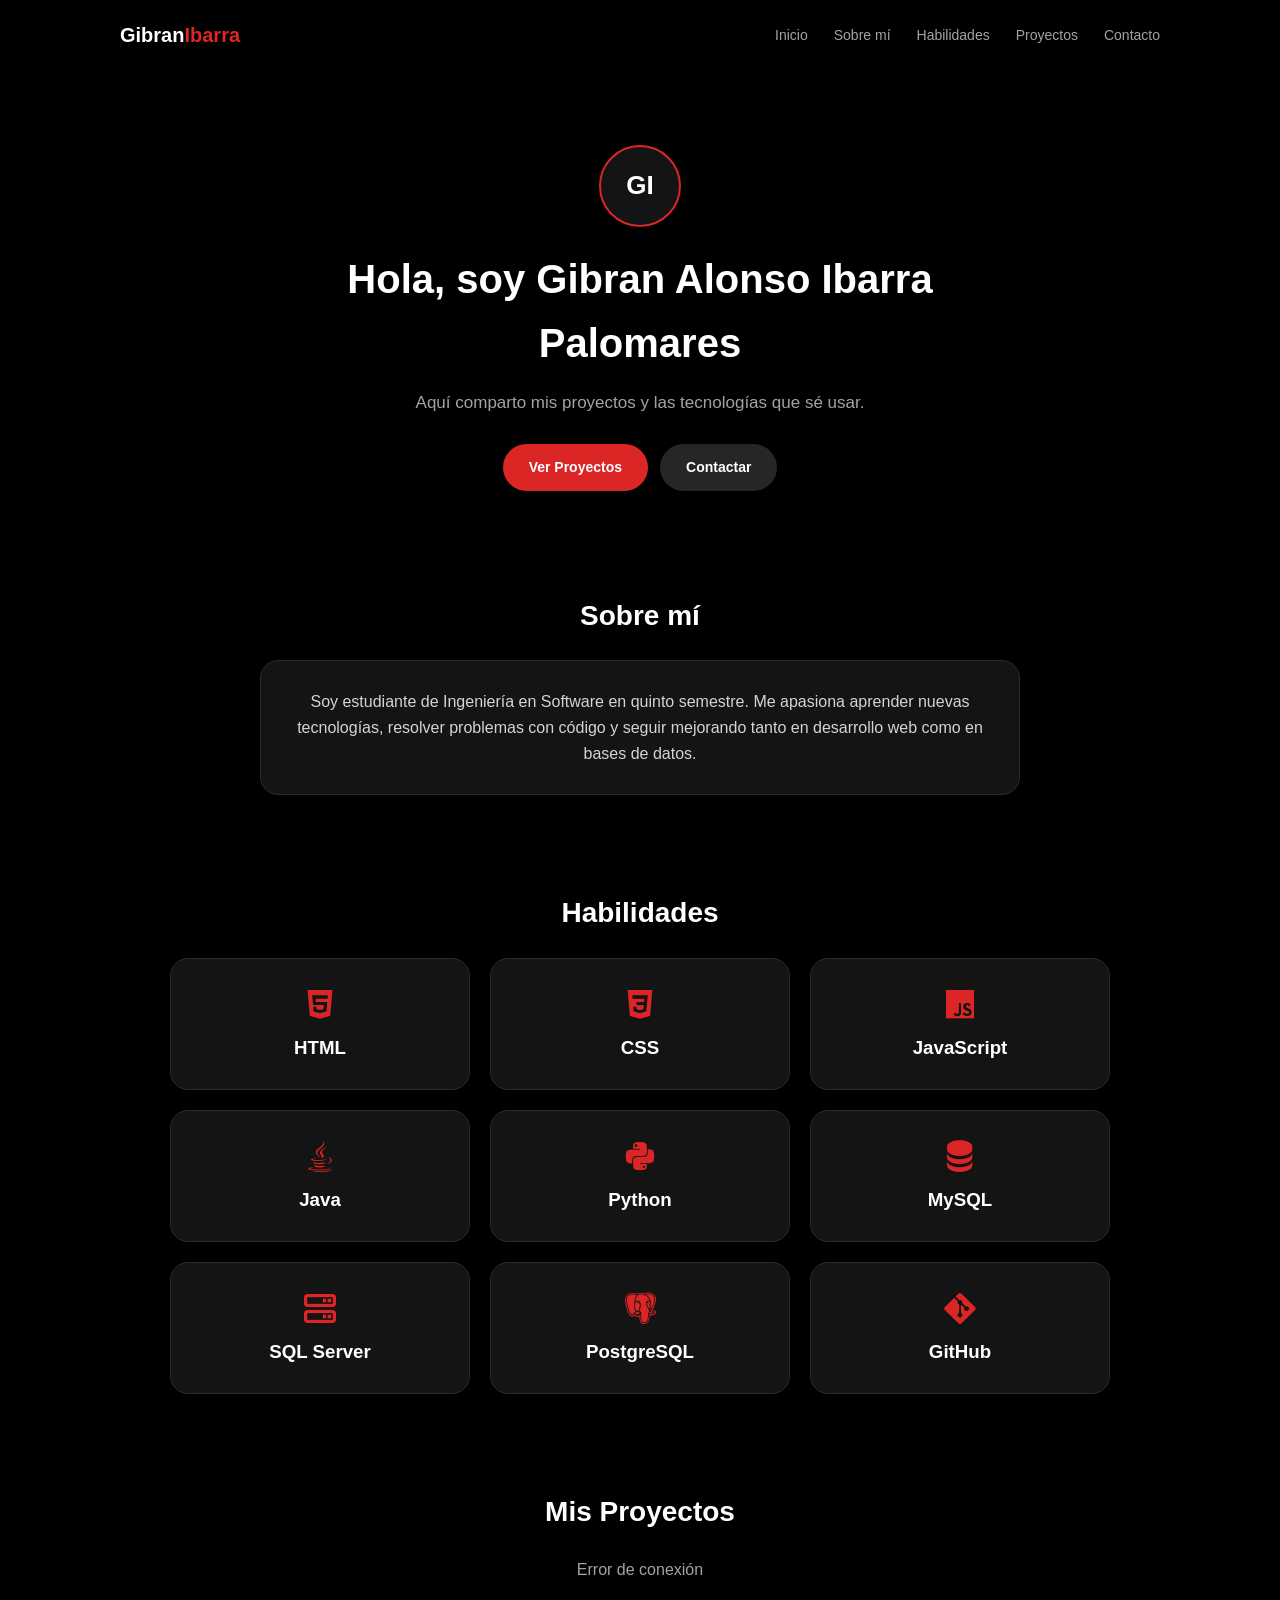
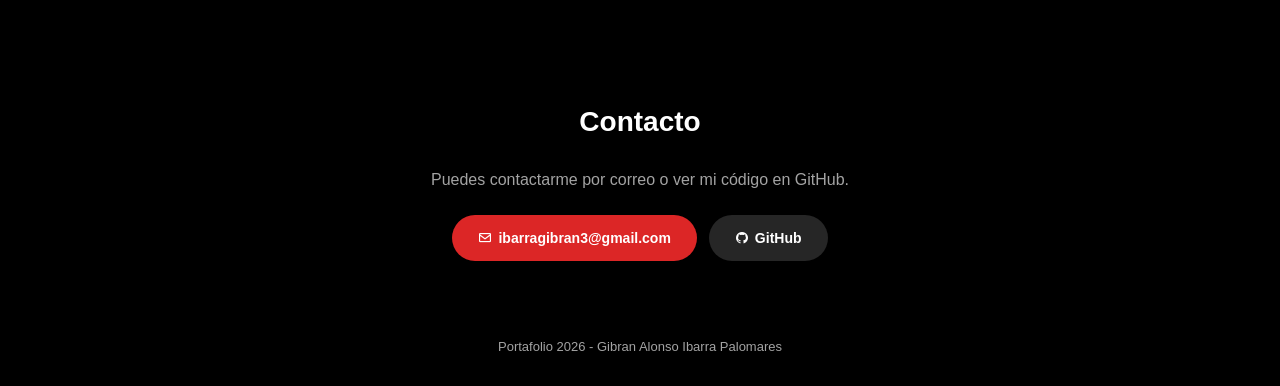
<file: index.html>
<!DOCTYPE html>
<html lang="es">
<head>
  <meta charset="UTF-8">
  <meta http-equiv="refresh" content="0; url=portafolio/index.html">
  <style>
    html, body {
      background-color: #000000;
      margin: 0;
    }
  </style>
  <script>
    window.location.replace("portafolio/index.html");
  </script>
</head>
<body></body>
</html>
</file>
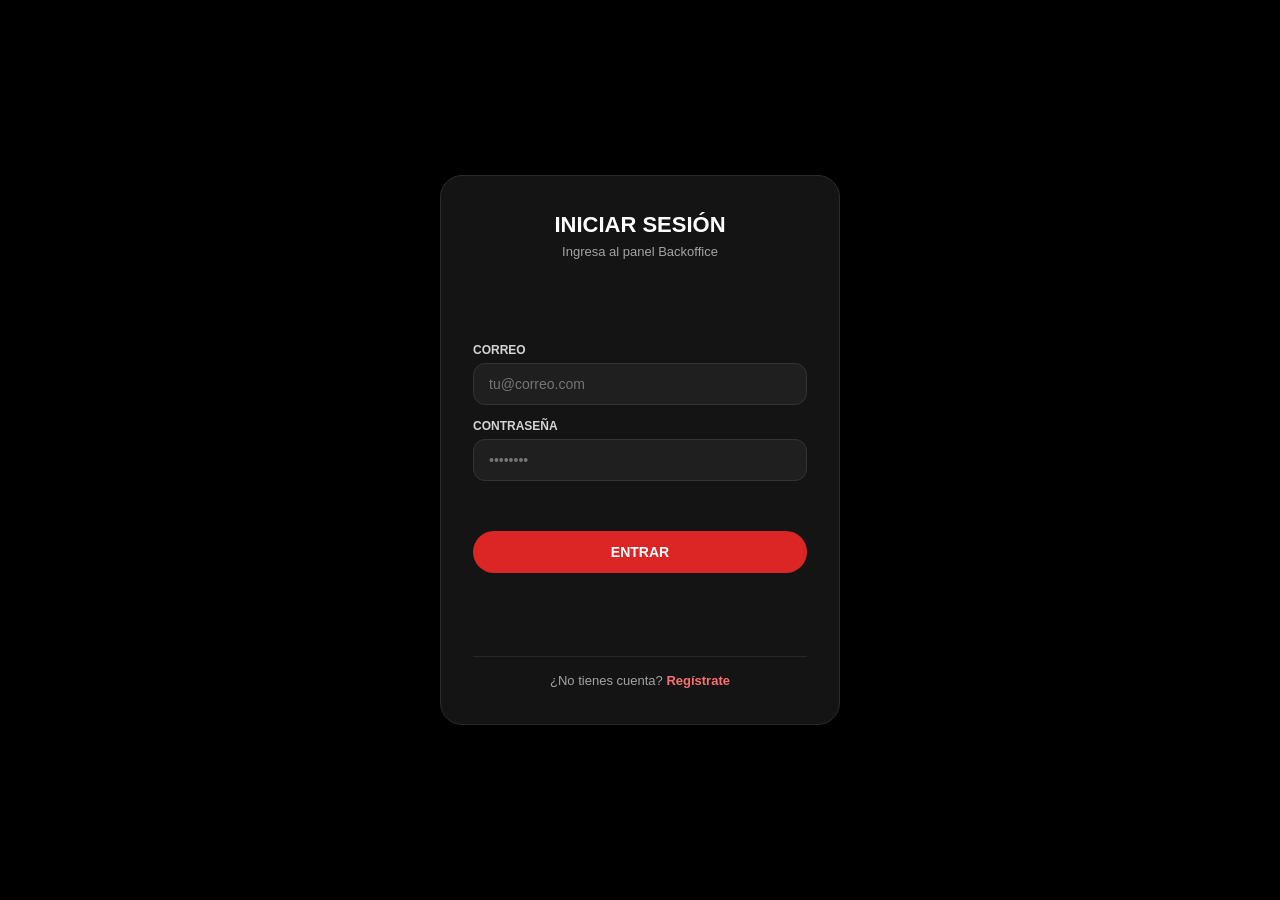
<file: backoffice/index.html>
<!DOCTYPE html>
<html lang="es">

<head>
  <meta charset="UTF-8">
  <meta name="viewport" content="width=device-width, initial-scale=1.0">
  <title>Home | Backoffice</title>
  <link rel="stylesheet" href="css/style.css">
</head>

<body class="fondo">
  <div class="panel">
    <header class="barra">
      <h1 class="titulo">Proyectos</h1>
      <div class="acciones">
        <button id="btnAgregar" class="btn-chico">Agregar Proyecto</button>
        <button id="btnSalir" class="btn-chico btn-gris">Cerrar sesión</button>
      </div>
    </header>

    <main class="contenido">
      <section id="cajaForm" class="caja-form oculto">
        <h2 id="tituloForm" class="sub-titulo-panel">Agregar Proyecto</h2>
        <form id="formProyecto" class="forma">
          <input type="hidden" id="proyectoId">

          <div class="campo">
            <label for="titulo">Título</label>
            <input type="text" id="titulo" placeholder="Nombre del proyecto" required>
          </div>

          <div class="campo">
            <label for="descripcion">Descripción</label>
            <textarea id="descripcion" rows="3" placeholder="Descripción breve" required></textarea>
          </div>

          <div class="campo">
            <label for="tecnologias">Tecnologías</label>
            <input type="text" id="tecnologias" placeholder="HTML, CSS, JS">
          </div>

          <div class="campo">
            <label for="repositorio">Repositorio</label>
            <input type="url" id="repositorio" placeholder="https://github.com/usuario/repo">
          </div>

          <p id="mensaje" class="mensaje"></p>

          <div class="acciones">
            <button type="submit" id="btnGuardar" class="boton">Guardar</button>
            <button type="button" id="btnCancelar" class="boton btn-gris">Cancelar</button>
          </div>
        </form>
      </section>

      <section id="listaProyectos" class="tarjetas"></section>
    </main>
  </div>

  <script src="js/home.js"></script>
</body>

</html>
</file>
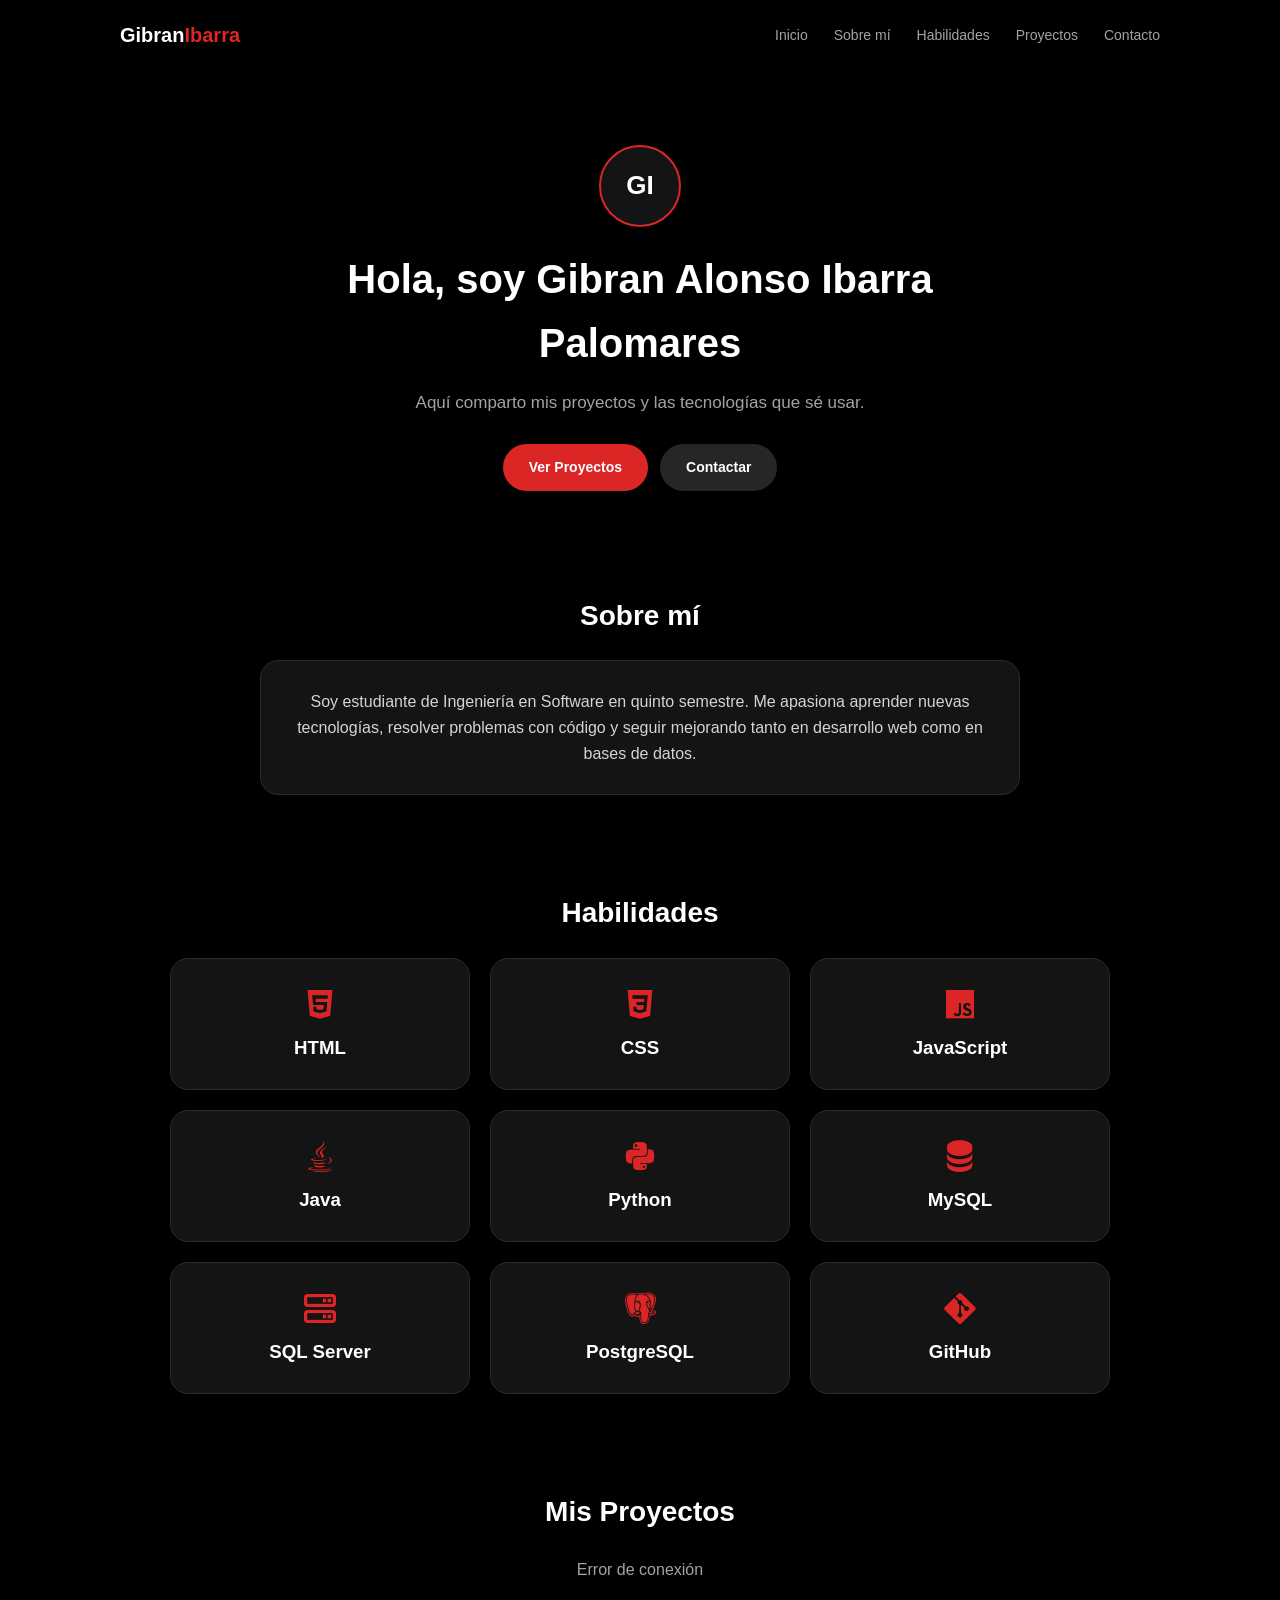
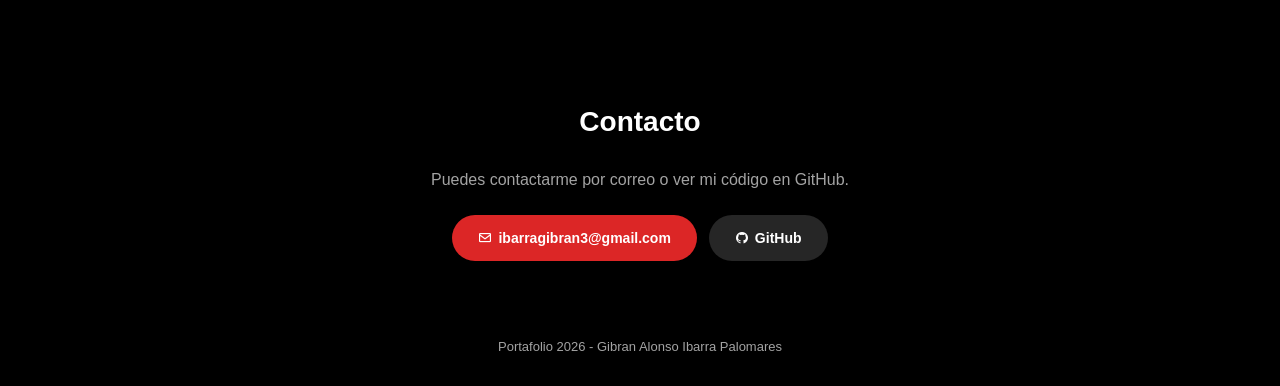
<file: portafolio/index.html>
<!DOCTYPE html>
<html lang="es">

<head>
  <meta charset="UTF-8">
  <meta name="viewport" content="width=device-width, initial-scale=1.0">
  <title>Portafolio | Gibran Alonso Ibarra Palomares</title>
  <link rel="icon" href="data:,">
  <link rel="stylesheet" href="https://unpkg.com/boxicons@2.1.4/css/boxicons.min.css">
  <link rel="stylesheet" href="https://unpkg.com/aos@2.3.4/dist/aos.css">
  <link rel="stylesheet" href="css/style.css?v=4">
</head>

<body>
  <header class="barra">
    <div class="contenedor fila">
      <a href="#inicio" class="logo">Gibran<span>Ibarra</span></a>
      <button id="btnMenu" class="btn-menu" aria-label="Abrir menú"><i class="bx bx-menu"></i></button>
      <nav id="menu" class="menu">
        <a href="#inicio">Inicio</a>
        <a href="#sobre-mi">Sobre mí</a>
        <a href="#habilidades">Habilidades</a>
        <a href="#proyectos">Proyectos</a>
        <a href="#contacto">Contacto</a>
      </nav>
    </div>
  </header>

  <main>
    <section id="inicio" class="inicio">
      <div class="contenedor centro" data-aos="fade-up">
        <div class="avatar">GI</div>
        <h1>Hola, soy Gibran Alonso Ibarra Palomares</h1>
        <p>Aquí comparto mis proyectos y las tecnologías que sé usar.</p>
        <div class="botones">
          <a href="#proyectos" class="boton">Ver Proyectos</a>
          <a href="#contacto" class="boton btn-gris">Contactar</a>
        </div>
      </div>
    </section>

    <section id="sobre-mi" class="seccion">
      <div class="contenedor centro" data-aos="fade-up">
        <h2 class="titulo">Sobre mí</h2>
        <div class="caja">
          <p>
            Soy estudiante de Ingeniería en Software en quinto semestre. Me apasiona aprender nuevas tecnologías,
            resolver problemas con código y seguir mejorando tanto en desarrollo web como en bases de datos.
          </p>
        </div>
      </div>
    </section>

    <section id="habilidades" class="seccion">
      <div class="contenedor centro">
        <h2 class="titulo" data-aos="fade-up">Habilidades</h2>
        <div class="lista">
          <div class="card" data-aos="zoom-in">
            <i class="bx bxl-html5"></i>
            <h3>HTML</h3>
          </div>
          <div class="card" data-aos="zoom-in">
            <i class="bx bxl-css3"></i>
            <h3>CSS</h3>
          </div>
          <div class="card" data-aos="zoom-in">
            <i class="bx bxl-javascript"></i>
            <h3>JavaScript</h3>
          </div>
          <div class="card" data-aos="zoom-in">
            <i class="bx bxl-java"></i>
            <h3>Java</h3>
          </div>
          <div class="card" data-aos="zoom-in">
            <i class="bx bxl-python"></i>
            <h3>Python</h3>
          </div>
          <div class="card" data-aos="zoom-in">
            <i class="bx bxs-data"></i>
            <h3>MySQL</h3>
          </div>
          <div class="card" data-aos="zoom-in">
            <i class="bx bx-server"></i>
            <h3>SQL Server</h3>
          </div>
          <div class="card" data-aos="zoom-in">
            <i class="bx bxl-postgresql"></i>
            <h3>PostgreSQL</h3>
          </div>
          <div class="card" data-aos="zoom-in">
            <i class="bx bxl-git"></i>
            <h3>GitHub</h3>
          </div>
        </div>
      </div>
    </section>

    <section id="proyectos" class="seccion">
      <div class="contenedor centro">
        <h2 class="titulo" data-aos="fade-up">Mis Proyectos</h2>
        <p id="estado" class="texto-gris">Cargando proyectos...</p>
        <div id="listaProyectos" class="lista"></div>
      </div>
    </section>

    <section id="contacto" class="seccion">
      <div class="contenedor centro" data-aos="fade-up">
        <h2 class="titulo">Contacto</h2>
        <p class="texto-gris">Puedes contactarme por correo o ver mi código en GitHub.</p>
        <div class="botones">
          <a href="https://mail.google.com/mail/?view=cm&to=ibarragibran3@gmail.com" target="_blank" class="boton"><i class="bx bx-envelope"></i> ibarragibran3@gmail.com</a>
          <a href="https://github.com/wareon711" target="_blank" class="boton btn-gris"><i class="bx bxl-github"></i> GitHub</a>
        </div>
      </div>
    </section>
  </main>

  <footer class="pie">
    <p>Portafolio 2026 - Gibran Alonso Ibarra Palomares</p>
  </footer>

  <script src="https://unpkg.com/aos@2.3.4/dist/aos.js"></script>
  <script src="js/app.js"></script>
</body>

</html>
</file>
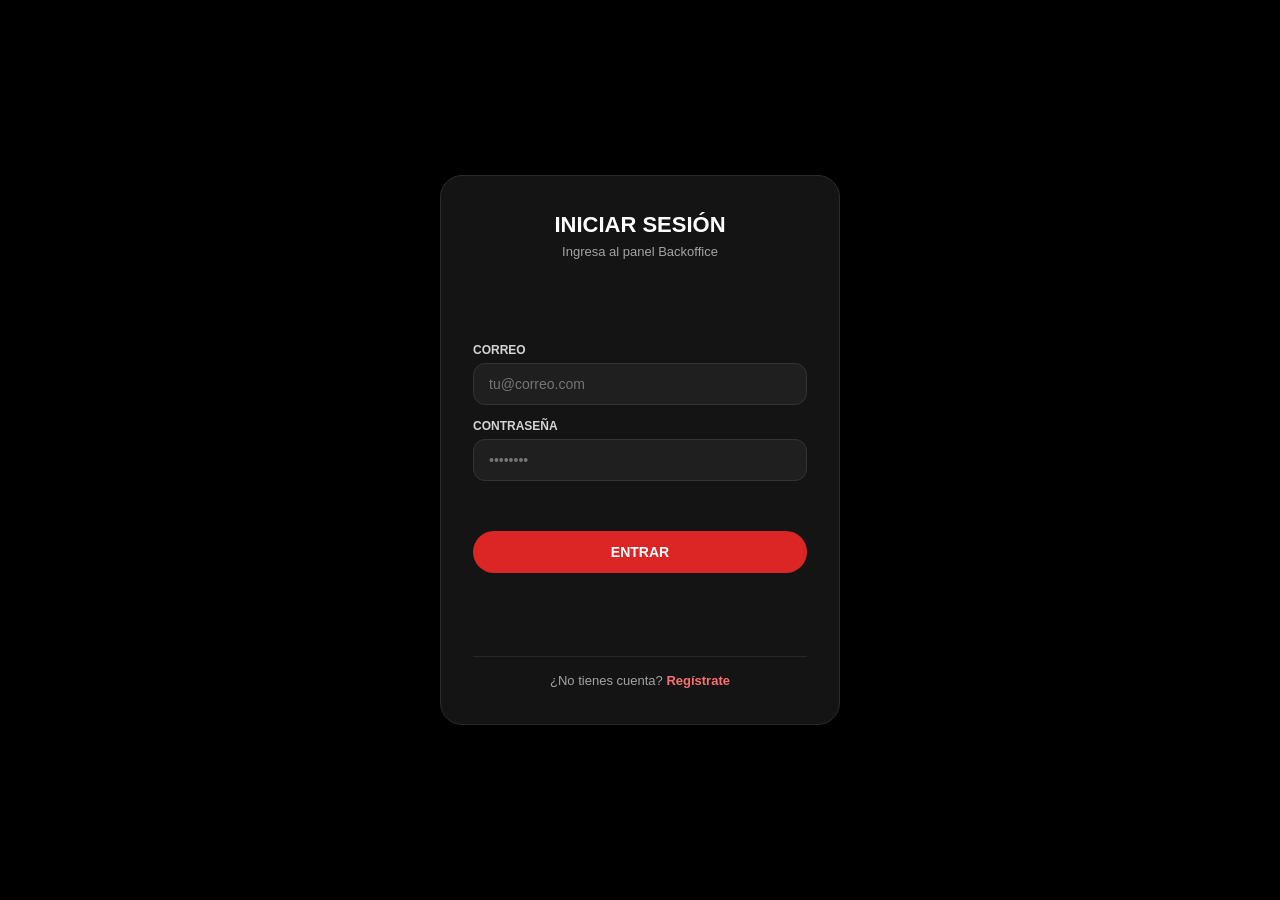
<file: backoffice/login.html>
<!DOCTYPE html>
<html lang="es">

<head>
  <meta charset="UTF-8">
  <meta name="viewport" content="width=device-width, initial-scale=1.0">
  <title>Login | Backoffice</title>
  <link rel="stylesheet" href="css/style.css">
</head>

<body class="fondo">
  <main class="centro">
    <section class="caja">
      <header class="arriba">
        <h1 class="titulo">Iniciar Sesión</h1>
        <p class="subtitulo">Ingresa al panel Backoffice</p>
      </header>

      <form class="forma" id="formLogin">
        <div class="campo">
          <label for="correo">Correo</label>
          <input type="email" id="correo" name="correo" placeholder="tu@correo.com" autocomplete="email" required>
        </div>

        <div class="campo">
          <label for="clave">Contraseña</label>
          <input type="password" id="clave" name="clave" placeholder="••••••••" autocomplete="current-password"
            minlength="6" required>
        </div>

        <p id="mensaje" class="mensaje"></p>

        <button type="submit" class="boton">Entrar</button>
      </form>

      <nav class="pie">
        <p>¿No tienes cuenta? <a class="enlace" href="register.html">Regístrate</a></p>
      </nav>
    </section>
  </main>

  <script src="js/login.js"></script>
</body>

</html>
</file>
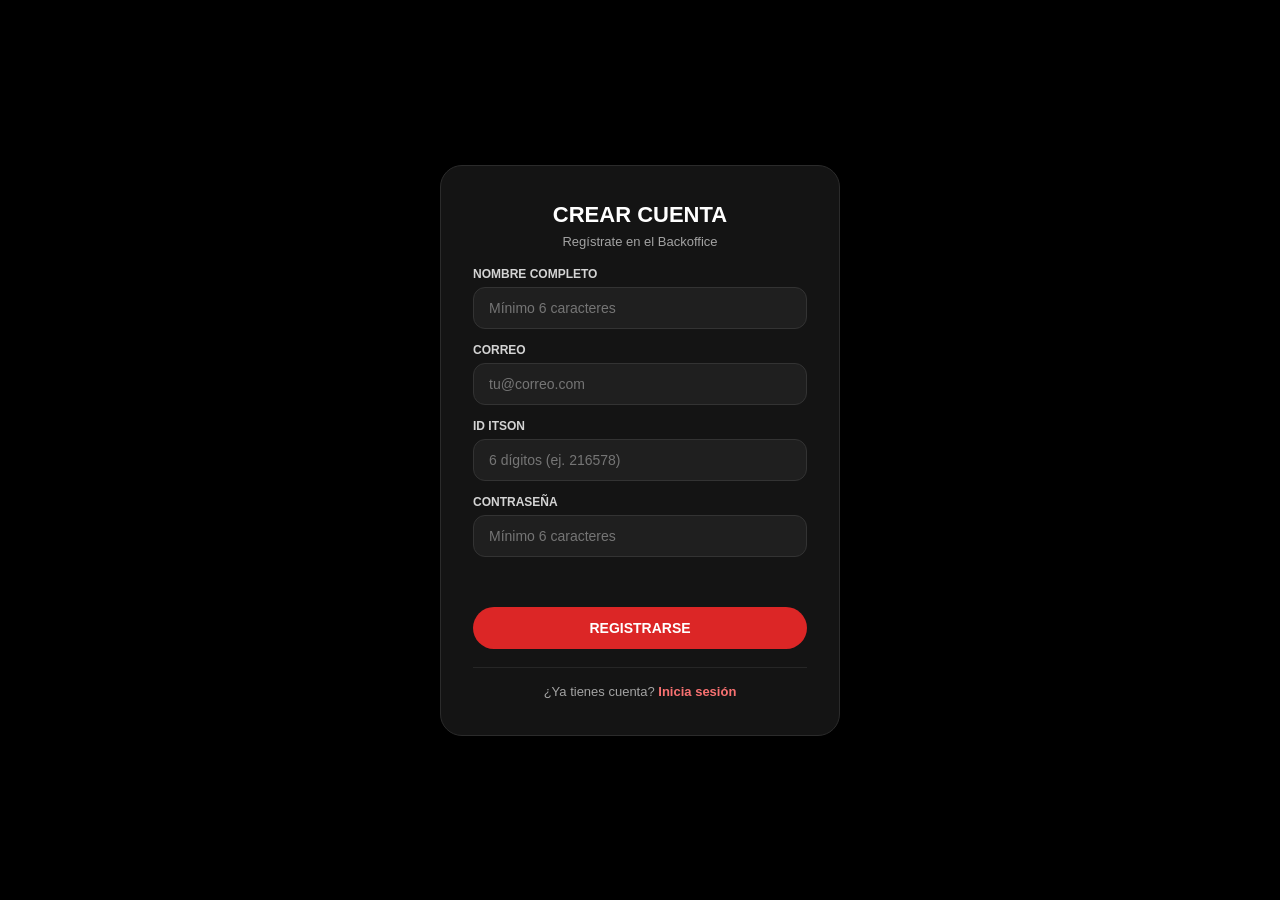
<file: backoffice/register.html>
<!DOCTYPE html>
<html lang="es">

<head>
  <meta charset="UTF-8">
  <meta name="viewport" content="width=device-width, initial-scale=1.0">
  <title>Registro | Backoffice</title>
  <link rel="stylesheet" href="css/style.css">
</head>

<body class="fondo">
  <main class="centro">
    <section class="caja">
      <header class="arriba">
        <h1 class="titulo">Crear Cuenta</h1>
        <p class="subtitulo">Regístrate en el Backoffice</p>
      </header>

      <form class="forma" id="formRegistro">
        <div class="campo">
          <label for="nombre">Nombre completo</label>
          <input type="text" id="nombre" name="nombre" placeholder="Mínimo 6 caracteres" autocomplete="name" minlength="6"
            required>
        </div>

        <div class="campo">
          <label for="correo">Correo</label>
          <input type="email" id="correo" name="correo" placeholder="tu@correo.com" autocomplete="email" required>
        </div>

        <div class="campo">
          <label for="itsonId">ID ITSON</label>
          <input type="text" id="itsonId" name="itsonId" placeholder="6 dígitos (ej. 216578)" minlength="6" maxlength="6"
            required>
        </div>

        <div class="campo">
          <label for="clave">Contraseña</label>
          <input type="password" id="clave" name="clave" placeholder="Mínimo 6 caracteres" autocomplete="new-password"
            minlength="6" required>
        </div>

        <p id="mensaje" class="mensaje"></p>

        <button type="submit" class="boton">Registrarse</button>
      </form>

      <nav class="pie">
        <p>¿Ya tienes cuenta? <a class="enlace" href="login.html">Inicia sesión</a></p>
      </nav>
    </section>
  </main>

  <script src="js/registro.js"></script>
</body>

</html>
</file>
<file: backoffice/css/style.css>
* {
  box-sizing: border-box;
  margin: 0;
  padding: 0;
}

html {
  scrollbar-width: none;
  -ms-overflow-style: none;
}

*::-webkit-scrollbar {
  display: none;
  width: 0;
  height: 0;
}

body.fondo {
  font-family: Arial, sans-serif;
  background-color: #000000;
  color: #ffffff;
  min-height: 100vh;
  scrollbar-width: none;
  -ms-overflow-style: none;
}

.centro {
  min-height: 100vh;
  display: flex;
  justify-content: center;
  align-items: center;
  padding: 20px;
}

.caja {
  width: 100%;
  max-width: 400px;
  min-height: 550px;
  background-color: #141414;
  border: 1px solid #2b2b2b;
  border-radius: 22px;
  padding: 36px 32px;
  display: flex;
  flex-direction: column;
  justify-content: space-between;
}

.arriba {
  text-align: center;
  margin-bottom: 18px;
}

.titulo {
  font-size: 22px;
  font-weight: bold;
  text-transform: uppercase;
  color: #ffffff;
  margin-bottom: 6px;
}

.subtitulo {
  font-size: 13px;
  color: #a3a3a3;
}

.forma {
  display: flex;
  flex-direction: column;
  gap: 14px;
}

.campo {
  display: flex;
  flex-direction: column;
  gap: 6px;
}

.campo label {
  font-size: 12px;
  font-weight: bold;
  text-transform: uppercase;
  color: #d4d4d4;
}

.campo input,
.campo textarea {
  width: 100%;
  padding: 12px 15px;
  font-size: 14px;
  font-family: Arial, sans-serif;
  color: #ffffff;
  background-color: #1f1f1f;
  border: 1px solid #333333;
  border-radius: 12px;
  outline: none;
}

.campo input:focus,
.campo textarea:focus {
  border-color: #dc2626;
  background-color: #262626;
}

.check {
  display: flex;
  align-items: center;
  gap: 8px;
  font-size: 13px;
  color: #a3a3a3;
  cursor: pointer;
}

.check input {
  accent-color: #dc2626;
}

.mensaje {
  font-size: 13px;
  color: #f87171;
  text-align: center;
  min-height: 18px;
}

.boton {
  width: 100%;
  padding: 13px;
  margin-top: 4px;
  font-size: 14px;
  font-weight: bold;
  text-transform: uppercase;
  color: #ffffff;
  background-color: #dc2626;
  border: none;
  border-radius: 30px;
  cursor: pointer;
  transition: 0.2s;
}

.boton:hover {
  background-color: #b91c1c;
}

.pie {
  text-align: center;
  margin-top: 18px;
  padding-top: 16px;
  border-top: 1px solid #262626;
  font-size: 13px;
  color: #a3a3a3;
}

.enlace {
  color: #f87171;
  font-weight: bold;
  text-decoration: none;
}

.enlace:hover {
  text-decoration: underline;
}

.panel {
  max-width: 1000px;
  margin: 0 auto;
  padding: 24px;
}

.barra {
  display: flex;
  justify-content: space-between;
  align-items: center;
  flex-wrap: wrap;
  gap: 12px;
  padding: 18px 24px;
  background-color: #141414;
  border: 1px solid #2b2b2b;
  border-radius: 18px;
  margin-bottom: 24px;
}

.barra .titulo {
  margin-bottom: 0;
  font-size: 20px;
}

.acciones {
  display: flex;
  gap: 10px;
  flex-wrap: wrap;
}

.btn-chico {
  padding: 10px 18px;
  font-size: 12px;
  font-weight: bold;
  text-transform: uppercase;
  color: #ffffff;
  background-color: #dc2626;
  border: none;
  border-radius: 25px;
  cursor: pointer;
  transition: 0.2s;
}

.btn-chico:hover {
  background-color: #b91c1c;
}

.btn-gris {
  background-color: #2b2b2b;
}

.btn-gris:hover {
  background-color: #404040;
}

.contenido {
  display: flex;
  flex-direction: column;
  gap: 24px;
}

.caja-form {
  background-color: #141414;
  border: 1px solid #2b2b2b;
  border-radius: 20px;
  padding: 28px;
}

.oculto {
  display: none;
}

.sub-titulo-panel {
  font-size: 16px;
  text-transform: uppercase;
  color: #ffffff;
  margin-bottom: 16px;
}

.tarjetas {
  display: flex;
  flex-wrap: wrap;
  gap: 16px;
}

.tarjeta {
  flex: 1;
  min-width: 260px;
  max-width: 320px;
  background-color: #141414;
  border: 1px solid #2b2b2b;
  border-radius: 18px;
  padding: 14px;
  display: flex;
  flex-direction: column;
  text-align: center;
}

.tarjeta h3 {
  font-size: 18px;
  color: #ffffff;
}

.tarjeta img {
  width: 100%;
  height: 170px;
  object-fit: cover;
  border-radius: 12px;
}

.tarjeta-info {
  padding: 18px 10px 8px;
  display: flex;
  flex-direction: column;
  align-items: center;
  flex: 1;
  gap: 10px;
}

.desc-proyecto {
  font-size: 14px;
  color: #d4d4d4;
  flex: 1;
}

.tecs-proyecto {
  font-size: 12px;
  color: #a3a3a3;
}

.repo-link {
  font-size: 13px;
}

@media (max-width: 480px) {
  .caja {
    padding: 28px 22px;
    min-height: 500px;
  }

  .tarjeta {
    max-width: 100%;
  }
}
</file>
<file: portafolio/css/style.css>
* {
  box-sizing: border-box;
  margin: 0;
  padding: 0;
}

html {
  scroll-behavior: smooth;
  scrollbar-width: none;
  -ms-overflow-style: none;
}

*::-webkit-scrollbar {
  display: none;
  width: 0;
  height: 0;
}

body {
  font-family: Arial, sans-serif;
  background-color: #000000;
  color: #ffffff;
  line-height: 1.6;
  overflow-x: clip;
  scrollbar-width: none;
  -ms-overflow-style: none;
}

a {
  text-decoration: none;
  color: inherit;
}

section {
  scroll-margin-top: 75px;
}

.contenedor {
  width: 100%;
  max-width: 1080px;
  margin: 0 auto;
  padding: 0 20px;
}

.centro {
  text-align: center;
}

.barra {
  background-color: #000000;
  position: fixed;
  top: 0;
  left: 0;
  width: 100%;
  z-index: 20;
}

.fila {
  height: 70px;
  display: flex;
  justify-content: space-between;
  align-items: center;
}

.logo {
  font-size: 20px;
  font-weight: bold;
}

.logo span {
  color: #dc2626;
}

.menu {
  display: flex;
  gap: 26px;
}

.menu a {
  font-size: 14px;
  color: #a3a3a3;
  transition: 0.2s;
}

.menu a:hover {
  color: #ffffff;
}

.btn-menu {
  display: none;
  background: none;
  border: none;
  outline: none;
  color: #ffffff;
  font-size: 26px;
  cursor: pointer;
}

main {
  padding-top: 70px;
}

.inicio {
  padding: 75px 0 55px;
}

.avatar {
  width: 82px;
  height: 82px;
  margin: 0 auto 20px;
  border-radius: 50%;
  background-color: #141414;
  border: 2px solid #dc2626;
  color: #ffffff;
  font-size: 26px;
  font-weight: bold;
  display: flex;
  justify-content: center;
  align-items: center;
}

.inicio h1 {
  font-size: 40px;
  max-width: 680px;
  margin: 0 auto 14px;
}

.inicio p {
  font-size: 17px;
  color: #a3a3a3;
  max-width: 580px;
  margin: 0 auto 28px;
}

.boton {
  display: inline-flex;
  align-items: center;
  gap: 6px;
  background-color: #dc2626;
  color: #ffffff;
  padding: 12px 26px;
  border-radius: 25px;
  font-size: 14px;
  font-weight: bold;
  transition: 0.2s;
}

.boton:hover {
  background-color: #b91c1c;
}

.btn-gris {
  background-color: #262626;
}

.btn-gris:hover {
  background-color: #3a3a3a;
}

.seccion {
  padding: 48px 0;
}

.titulo {
  font-size: 28px;
  margin-bottom: 22px;
}

.texto-gris {
  color: #a3a3a3;
  max-width: 560px;
  margin: 0 auto 22px;
}

.caja {
  max-width: 760px;
  margin: 0 auto;
  background-color: #141414;
  border: 1px solid #2b2b2b;
  border-radius: 18px;
  padding: 28px;
  color: #d4d4d4;
}

.lista {
  display: flex;
  flex-wrap: wrap;
  justify-content: center;
  gap: 20px;
}

.card {
  flex: 1 1 260px;
  max-width: 300px;
  background-color: #141414;
  border: 1px solid #2b2b2b;
  border-radius: 18px;
  padding: 26px;
  text-align: center;
  transition: 0.2s;
}

.card:hover {
  border-color: #dc2626;
  transform: translateY(-3px);
}

.card i {
  font-size: 38px;
  color: #dc2626;
  margin-bottom: 10px;
}

.proyecto {
  width: 100%;
  max-width: 320px;
  background-color: #141414;
  border: 1px solid #2b2b2b;
  border-radius: 18px;
  padding: 14px;
  display: flex;
  flex-direction: column;
  text-align: center;
  transition: 0.2s;
}

.proyecto:hover {
  border-color: #dc2626;
  transform: translateY(-4px);
}

.proyecto img {
  width: 100%;
  height: 170px;
  object-fit: cover;
  border-radius: 12px;
}

.proyecto-info {
  padding: 18px 10px 8px;
  display: flex;
  flex-direction: column;
  align-items: center;
  flex: 1;
  gap: 10px;
}

.proyecto-info p {
  font-size: 14px;
  color: #d4d4d4;
  flex: 1;
}

.tecs {
  display: flex;
  flex-wrap: wrap;
  justify-content: center;
  gap: 6px;
}

.tec {
  font-size: 12px;
  background-color: #1f1f1f;
  border: 1px solid #333333;
  color: #d4d4d4;
  padding: 4px 10px;
  border-radius: 20px;
}

.enlace {
  display: inline-flex;
  align-items: center;
  gap: 6px;
  color: #f87171;
  font-size: 14px;
  font-weight: bold;
}

.enlace:hover {
  text-decoration: underline;
}

.botones {
  display: flex;
  justify-content: center;
  gap: 12px;
  flex-wrap: wrap;
}

.pie {
  text-align: center;
  padding: 28px 20px;
  font-size: 13px;
  color: #a3a3a3;
}

@media (max-width: 768px) {
  .btn-menu {
    display: block;
  }

  .menu {
    display: none;
    position: absolute;
    top: 70px;
    left: 0;
    width: 100%;
    background-color: #0d0d0d;
    border-bottom: 1px solid #262626;
    box-shadow: 0 12px 24px rgba(0, 0, 0, 0.85);
    flex-direction: column;
    align-items: center;
    padding: 20px;
    gap: 16px;
  }

  .menu.activo {
    display: flex;
  }

  .inicio {
    padding: 55px 0 35px;
  }

  .inicio h1 {
    font-size: 28px;
  }

  #habilidades .lista {
    display: grid;
    grid-template-columns: 1fr 1fr;
    gap: 14px;
  }

  .card {
    max-width: 100%;
    padding: 20px 12px;
  }

  .proyecto {
    max-width: 100%;
  }
}
</file>
